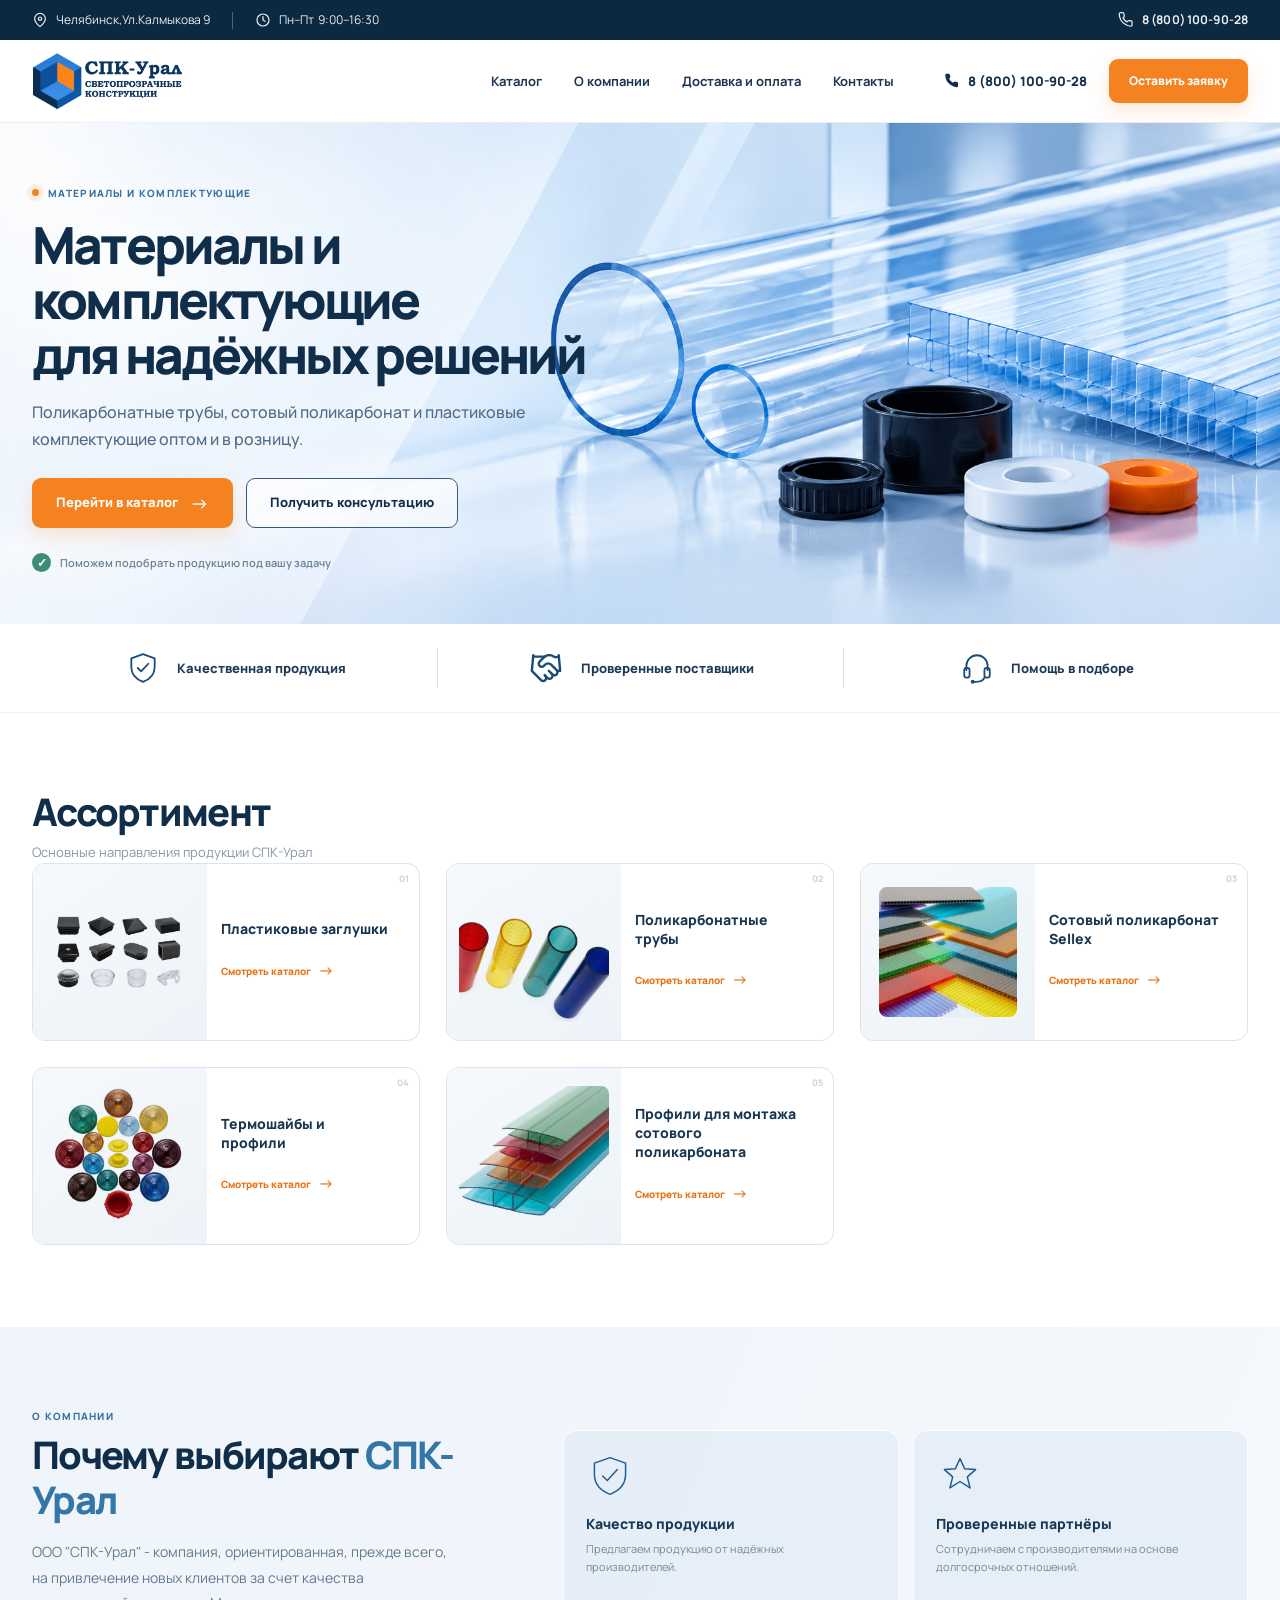
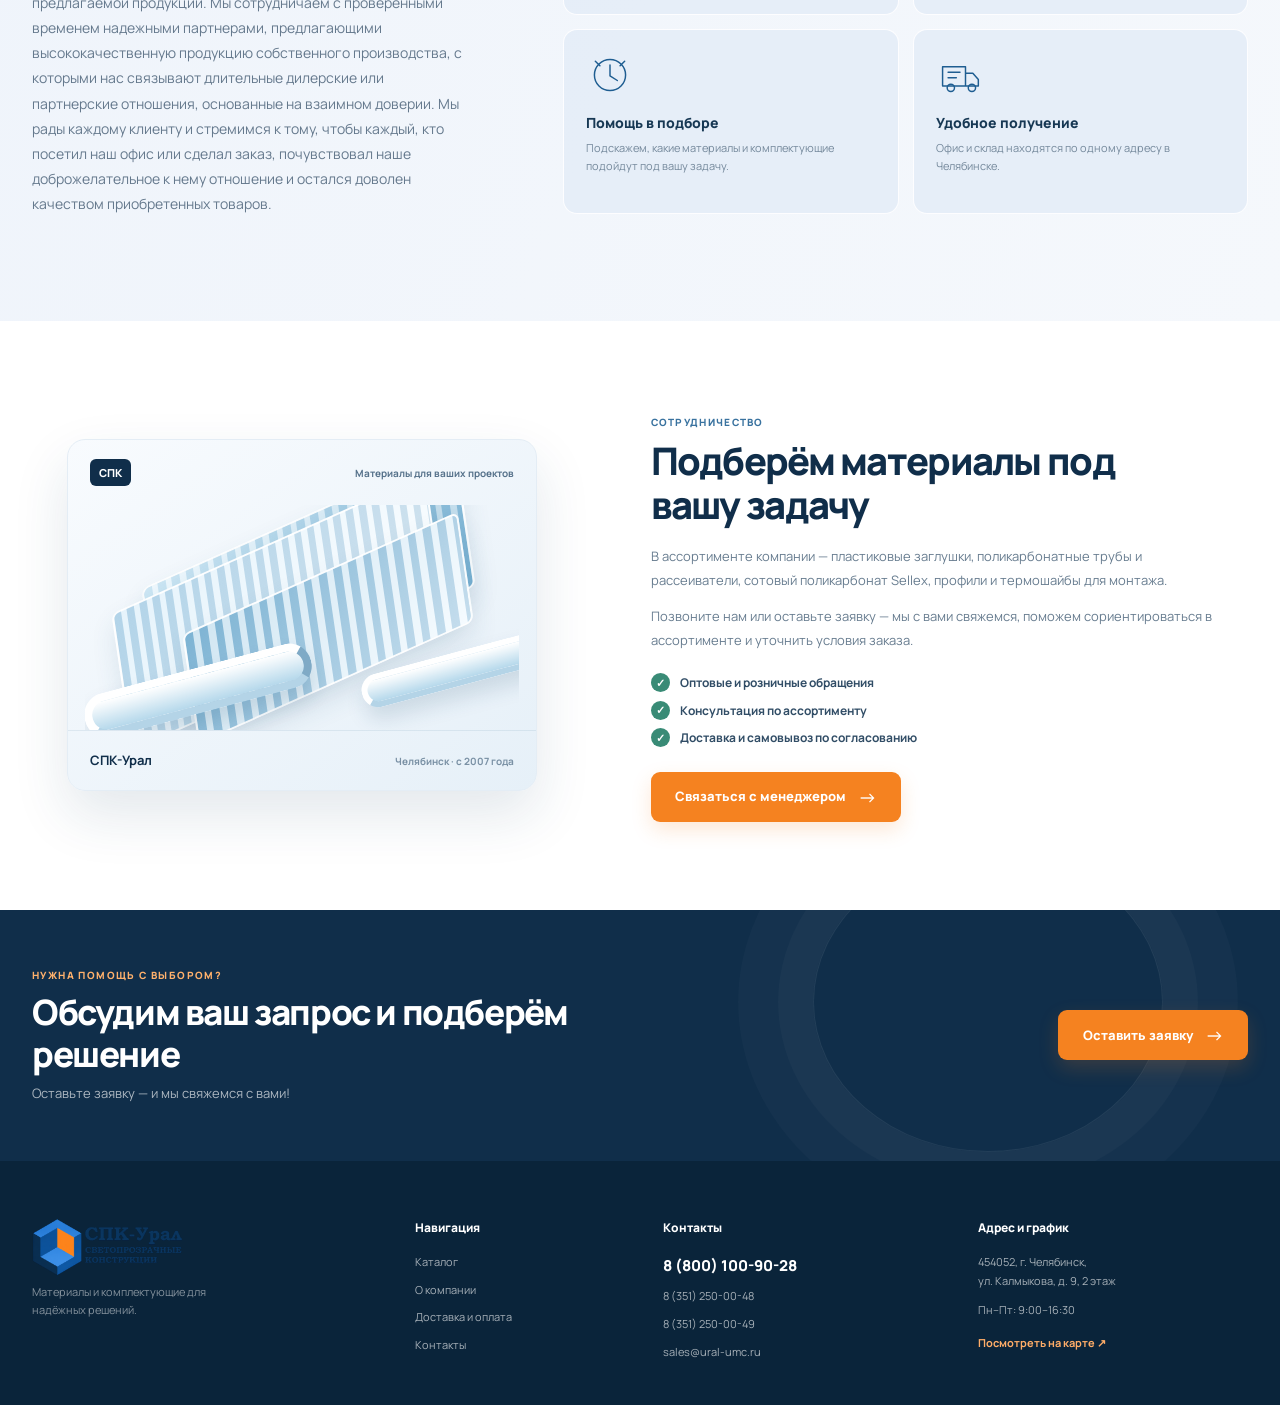
<file: index.html>
<!doctype html>
<html lang="ru">
<head>
  <meta charset="utf-8">
  <meta name="viewport" content="width=device-width, initial-scale=1">
  <meta name="description" content="ООО «СПК-Урал» — пластиковые заглушки, поликарбонатные трубы, сотовый поликарбонат Sellex и комплектующие в Челябинске.">
  <meta name="theme-color" content="#102e4a">
  <title>СПК-Урал — материалы и комплектующие для надёжных решений</title>
  <link rel="preconnect" href="https://fonts.googleapis.com">
  <link rel="preconnect" href="https://fonts.gstatic.com" crossorigin>
  <link href="https://fonts.googleapis.com/css2?family=Manrope:wght@400;500;600;700;800&display=swap" rel="stylesheet">
  <link rel="stylesheet" href="assets/css/styles.css">
</head>
<body>
  <div class="topbar">
    <div class="container topbar__inner">
      <div class="topbar__meta">
        <span class="topbar__item"><svg viewBox="0 0 24 24" aria-hidden="true"><path d="M20 10c0 5-8 12-8 12S4 15 4 10a8 8 0 1 1 16 0Z"/><circle cx="12" cy="10" r="2.5"/></svg>Челябинск,Ул.Калмыкова 9</span>
        <span class="topbar__divider"></span>
        <span class="topbar__item"><svg viewBox="0 0 24 24" aria-hidden="true"><circle cx="12" cy="12" r="9"/><path d="M12 7v5l3 2"/></svg>Пн–Пт&nbsp; 9:00–16:30</span>
      </div>
      <a class="topbar__phone" href="tel:88001009028"><svg viewBox="0 0 24 24" aria-hidden="true"><path d="M21 16.4v3a2 2 0 0 1-2.2 2A19.8 19.8 0 0 1 10.2 18a19.5 19.5 0 0 1-6-6A19.8 19.8 0 0 1 1.9 3.2 2 2 0 0 1 3.9 1h3a2 2 0 0 1 2 1.7l.5 3a2 2 0 0 1-.6 1.8L7.5 8.8a16 16 0 0 0 6 6l1.3-1.3a2 2 0 0 1 1.8-.6l3 .5a2 2 0 0 1 1.4 3Z"/></svg>8 (800) 100-90-28</a>
    </div>
  </div>

  <header class="site-header" id="top">
    <div class="container header__inner">
      <a class="brand" href="#top" aria-label="СПК-Урал — на главную">
        <div class="logo">
        <img src="assets/img/name_new2.png" alt="logo">
      </div>
      </a>

      <button class="menu-toggle" type="button" aria-label="Открыть меню" aria-expanded="false" aria-controls="main-nav"><span></span><span></span><span></span></button>

      <nav class="main-nav" id="main-nav" aria-label="Основная навигация">
        <a href="#catalog">Каталог</a>
        <a href="#about">О компании </a>
        <a href="#delivery">Доставка и оплата</a>
        <a href="#contacts">Контакты</a>
      </nav>

      <div class="header__actions">
        <a class="header__phone" href="tel:88001009028"><svg viewBox="0 0 24 24" aria-hidden="true"><path d="M21 16.4v3a2 2 0 0 1-2.2 2A19.8 19.8 0 0 1 10.2 18a19.5 19.5 0 0 1-6-6A19.8 19.8 0 0 1 1.9 3.2 2 2 0 0 1 3.9 1h3a2 2 0 0 1 2 1.7l.5 3a2 2 0 0 1-.6 1.8L7.5 8.8a16 16 0 0 0 6 6l1.3-1.3a2 2 0 0 1 1.8-.6l3 .5a2 2 0 0 1 1.4 3Z"/></svg>8 (800) 100-90-28</a>
        <button class="button button--orange button--header" type="button" data-open-modal>Оставить заявку</button>
      </div>
    </div>
  </header>

  <main>
    <section class="hero">
      <div class="hero__shape hero__shape--one"></div>
      <div class="hero__shape hero__shape--two"></div>
      <div class="container hero__inner">
        <div class="hero__content">
          <div class="eyebrow"><span class="eyebrow__dot"></span>Материалы и комплектующие</div>
          <h1>Материалы и комплектующие <span>для надёжных решений</span></h1>
          <p class="hero__lead">Поликарбонатные трубы, сотовый поликарбонат и пластиковые комплектующие оптом и в розницу.</p>
          <div class="hero__buttons">
            <a class="button button--orange" href="#catalog">Перейти в каталог <span class="button__arrow">→</span></a>
            <button class="button button--outline" type="button" data-open-modal>Получить консультацию</button>
          </div>
          <div class="hero__note"><span class="hero__note-icon">✓</span>Поможем подобрать продукцию под вашу задачу</div>
        </div>
        <div class="hero__visual" aria-label="Поликарбонатные трубы и комплектующие">
          
        </div>
      </div>
    </section>

    <section class="trust-strip" aria-label="Преимущества работы с нами">
      <div class="container trust-strip__inner">
        <div class="trust-item"><span class="trust-item__icon"><svg viewBox="0 0 32 32" aria-hidden="true"><path d="m16 3 11 4v8c0 7-4.5 11.5-11 14-6.5-2.5-11-7-11-14V7l11-4Z"/><path d="m11 16 3.2 3.2L21 12"/></svg></span><span>Качественная продукция</span></div>
        <div class="trust-item">
    <span class="trust-item__icon">
        <svg
            xmlns="http://www.w3.org/2000/svg"
            width="36"
            height="36"
            viewBox="0 0 24 24"
            fill="none"
            stroke="currentColor"
            stroke-width="1.8"
            stroke-linecap="round"
            stroke-linejoin="round"
            aria-hidden="true">

            <path d="m11 17 2 2a1 1 0 1 0 3-3"/>
            <path d="m14 14 2.5 2.5a1 1 0 1 0 3-3l-3.88-3.88a3 3 0 0 0-4.24 0l-.88.88a1 1 0 1 1-3-3l2.81-2.81a5.79 5.79 0 0 1 7.06-.87l.47.28a2 2 0 0 0 1.42.25L21 4"/>
            <path d="m21 3 1 11h-2"/>
            <path d="M3 3 2 14l6.5 6.5a1 1 0 1 0 3-3"/>
            <path d="M3 4h8"/>

        </svg>
    </span>

    <span>Проверенные поставщики</span>
</div>
        <div class="trust-item"><span class="trust-item__icon"><svg viewBox="0 0 32 32" aria-hidden="true"><path d="M6 18v-4a10 10 0 0 1 20 0v4"/><rect x="4" y="16" width="5" height="9" rx="2"/><rect x="23" y="16" width="5" height="9" rx="2"/><path d="M23 25c-1 3-4 4-8 4h-2"/><circle cx="12" cy="29" r="1"/></svg></span><span>Помощь в подборе</span></div>
      </div>
    </section>

    <section class="section catalog-section" id="catalog">
      <div class="container">
        <div class="section-heading">
          <div><h2>Ассортимент</h2><p>Основные направления продукции СПК-Урал</p></div>
         
        </div>
        <div class="category-grid">
          <a class="category-card" href="zaglushki-dlya-trub.html" target="_blank" rel="noopener">
            <div class="category-card__media category-card__media--caps"><img src="assets/img/4.jpg" alt="Ассортимент пластиковых заглушек" loading="lazy"></div>
            <div class="category-card__body"><h3>Пластиковые заглушки</h3><span class="category-card__link">Смотреть каталог <b>→</b></span></div><span class="category-card__corner">01</span>
          </a>
          <a class="category-card" href="assets/img/5.jpg" target="_blank" rel="noopener">
            <div class="category-card__media category-card__media--tubes"><img src="assets/img/5.jpg" alt="Поликарбонатные трубы разных цветов" loading="lazy"></div>
            <div class="category-card__body"><h3>Поликарбонатные трубы</h3><span class="category-card__link">Смотреть каталог <b>→</b></span></div><span class="category-card__corner">02</span>
          </a>
          <a class="category-card" href="https://ural-umc.ru/sotovyi_policarbonat" target="_blank" rel="noopener">
            <div class="category-card__media category-card__media--sheets"><img src="assets/img/2.jpg" alt="Цветные листы сотового поликарбоната" loading="lazy"></div>
            <div class="category-card__body"><h3>Сотовый поликарбонат Sellex</h3><span class="category-card__link">Смотреть каталог <b>→</b></span></div><span class="category-card__corner">03</span>
          </a>
          <a class="category-card" href="https://ural-umc.ru/termoshayby-dlya-polikarbonata" target="_blank" rel="noopener">
            <div class="category-card__media category-card__media--washers"><img src="assets/img/3.jpg" alt="Термошайбы для крепления поликарбоната" loading="lazy"></div>
            <div class="category-card__body"><h3>Термошайбы и профили</h3><span class="category-card__link">Смотреть каталог <b>→</b></span></div><span class="category-card__corner">04</span>
          </a>
           <a class="category-card" href="https://ural-umc.ru/profili-dlya-montazha-polikarbonata" target="_blank" rel="noopener">
            <div class="category-card__media category-card__media--washers"><img src="assets/img/1.jpg" alt="Профили для монтажа сотового поликарбоната" loading="lazy"></div>
            <div class="category-card__body"><h3>Профили для монтажа сотового поликарбоната</h3><span class="category-card__link">Смотреть каталог <b>→</b></span></div><span class="category-card__corner">05</span>
          </a>
        </div>
      </div>
    </section>

    <section class="why-section" id="about">
      <div class="container why-section__inner">
        <div class="why-intro"><span class="section-kicker">О компании</span><h2>Почему выбирают <span>СПК-Урал</span></h2><p>ООО "СПК-Урал" - компания, ориентированная, прежде всего, на привлечение новых клиентов за счет качества предлагаемой продукции.

Мы сотрудничаем с проверенными временем надежными партнерами, предлагающими высококачественную продукцию собственного производства, с которыми нас связывают длительные дилерские или партнерские отношения, основанные на взаимном доверии.

Мы рады каждому клиенту и стремимся к тому, чтобы каждый, кто посетил наш офис или сделал заказ, почувствовал наше доброжелательное к нему отношение и остался доволен качеством приобретенных товаров.</p> </span></a></div>
        <div class="benefit-grid">
          <article class="benefit-card"><span class="benefit-card__icon"><svg viewBox="0 0 48 48" aria-hidden="true"><path d="m24 4 17 6v12c0 11-7 18-17 22C14 40 7 33 7 22V10l17-6Z"/><path d="m16 24 5 5 11-12"/></svg></span><h3>Качество продукции</h3><p>Предлагаем продукцию от надёжных производителей.</p></article>
          <article class="benefit-card"><span class="benefit-card__icon"><svg viewBox="0 0 48 48" aria-hidden="true"><path d="m24 5 5 11 12 1-9 8 3 12-11-7-11 7 3-12-9-8 12-1 5-11Z"/></svg></span><h3>Проверенные партнёры</h3><p>Сотрудничаем с производителями на основе долгосрочных отношений.</p></article>
          <article class="benefit-card"><span class="benefit-card__icon"><svg viewBox="0 0 48 48" aria-hidden="true"><circle cx="24" cy="24" r="17"/><path d="M24 13v12l8 5M8 9l5 5M40 9l-5 5"/></svg></span><h3>Помощь в подборе</h3><p>Подскажем, какие материалы и комплектующие подойдут под вашу задачу.</p></article>
          <article class="benefit-card"><span class="benefit-card__icon"><svg viewBox="0 0 48 48" aria-hidden="true"><path d="M5 15h25v21H5zM30 22h8l6 7v7H30z"/><circle cx="14" cy="38" r="4"/><circle cx="37" cy="38" r="4"/><path d="M11 21h13M11 27h9"/></svg></span><h3>Удобное получение</h3><p>Офис и склад находятся по одному адресу в Челябинске.</p></article>
        </div>
      </div>
    </section>

    <section class="section about-section" id="delivery">
      <div class="container about-section__inner">
        <div class="about-section__visual">
          <div class="about-photo-card"><div class="about-photo-card__top"><span class="mini-mark">СПК</span><span>Материалы для ваших проектов</span></div><div class="about-photo-card__art"><div class="sheet sheet--back"></div><div class="sheet sheet--middle"></div><div class="sheet sheet--front"></div><div class="pipe pipe--one"></div><div class="pipe pipe--two"></div></div><div class="about-photo-card__bottom"><b>СПК-Урал</b><span>Челябинск · с 2007 года</span></div></div>
        </div>
        <div class="about-section__content"><span class="section-kicker">Сотрудничество</span><h2>Подберём материалы под вашу задачу</h2><p>В ассортименте компании — пластиковые заглушки, поликарбонатные трубы и рассеиватели, сотовый поликарбонат Sellex, профили и термошайбы для монтажа.</p><p>Позвоните нам или оставьте заявку — мы с вами свяжемся, поможем сориентироваться в ассортименте и уточнить условия заказа.</p><div class="about-points"><span><i>✓</i> Оптовые и розничные обращения</span><span><i>✓</i> Консультация по ассортименту</span><span><i>✓</i> Доставка и самовывоз по согласованию</span></div><button class="button button--orange" type="button" data-open-modal>Связаться с менеджером <span class="button__arrow">→</span></button></div>
      </div>
    </section>

    <section class="contact-cta">
      <div class="container contact-cta__inner"><div><span class="contact-cta__eyebrow">Нужна помощь с выбором?</span><h2>Обсудим ваш запрос и подберём решение</h2><p>Оставьте заявку — и мы свяжемся с вами!</p></div><button class="button button--orange button--cta" type="button" data-open-modal>Оставить заявку <span class="button__arrow">→</span></button><span class="contact-cta__decor"></span></div>
    </section>
  </main>

  <footer class="footer" id="contacts">
    <div class="container footer__main">
      <div class="footer__brand-col"><a class="brand brand--footer" href="#top"><span class="brand__mark" aria-hidden="true">
         <div class="logo1">
        <img src="assets/img/name_new2.png" alt="logo1">
      </div>
      </span></a><p>Материалы и комплектующие для надёжных решений.</p></div>
      <div class="footer__col"><h3>Навигация</h3><a href="#catalog">Каталог</a><a href="#about">О компании</a><a href="#delivery">Доставка и оплата</a><a href="#contacts">Контакты</a></div>
      <div class="footer__col"><h3>Контакты</h3><a class="footer__phone" href="tel:88001009028">8 (800) 100-90-28</a><a href="tel:+73512500048">8 (351) 250-00-48</a><a href="tel:+73512500049">8 (351) 250-00-49</a><a href="mailto:sales@ural-umc.ru">sales@ural-umc.ru</a></div>
      <div class="footer__col footer__address"><h3>Адрес и график</h3><p>454052, г. Челябинск,<br>ул. Калмыкова, д. 9, 2 этаж</p><p>Пн–Пт: 9:00–16:30</p><a class="footer__map" href="https://yandex.ru/maps/?text=Челябинск%20ул.%20Калмыкова%209" target="_blank" rel="noopener">Посмотреть на карте ↗</a></div>
    </div>
  </footer>

  <div class="modal" id="request-modal" aria-hidden="true" role="dialog" aria-modal="true" aria-labelledby="modal-title">
    <div class="modal__backdrop" data-close-modal></div>
    <div class="modal__dialog">
      <button class="modal__close" type="button" aria-label="Закрыть окно" data-close-modal>×</button>
      <span class="section-kicker">Связаться с нами</span>
      <h2 id="modal-title">Оставить заявку</h2>
      <p class="modal__description">Заполните форму — почтовая программа откроется с подготовленным письмом для отдела продаж.</p>
      <form id="request-form">
        <label>Ваше имя<input type="text" name="name" placeholder="Как к вам обращаться" required></label>
        <label>Телефон<input type="tel" name="phone" placeholder="+7 (___) ___-__-__" required></label>
        <label>Что вас интересует?<textarea name="message" rows="3" placeholder="Например, сотовый поликарбонат 6 мм"></textarea></label>
        <button class="button button--orange button--form" type="submit">Подготовить письмо <span>→</span></button>
        <p class="form-note">Нажимая кнопку, вы открываете почтовое приложение. Форма пока не подключена к CRM или серверу.</p>
      </form>
    </div>
  </div>
  <div class="toast" id="toast" role="status" aria-live="polite"></div>

  <script src="assets/js/main.js"></script>
</body>
</html>
</file>
<file: assets/css/styles.css>
:root {
  --navy: #102e4a;
  --navy-2: #173d61;
  --ink: #142f49;
  --muted: #687e93;
  --orange: #f58220;
  --orange-dark: #e97111;
  --blue: #2d78b7;
  --line: #dce5ed;
  --surface: #ffffff;
  --soft: #f4f7fb;
  --soft-blue: #eaf2fa;
  --radius: 16px;
  --shadow: 0 18px 55px rgba(16, 46, 74, .09);
}

.logo {
  width: 150px;
}




* {
  box-sizing: border-box;
}

html {
  scroll-behavior: smooth;
  scroll-padding-top: 100px;
}

body {
  margin: 0;
  color: var(--ink);
  background: #fff;
  font-family: "Manrope", "Segoe UI", Arial, sans-serif;
  font-size: 15px;
  line-height: 1.6;
  -webkit-font-smoothing: antialiased;
}

body.modal-open {
  overflow: hidden;
}

a {
  color: inherit;
  text-decoration: none;
}

button,
input,
textarea {
  font: inherit;
}

button {
  cursor: pointer;
}

img {
  display: block;
  max-width: 150px;
}

.container {
  width: min(1260px, calc(100% - 64px));
  margin-inline: auto;
}

.topbar {
  height: 40px;
  color: rgba(255, 255, 255, .92);
  background: #0c2942;
  font-size: 12px;
}

.topbar__inner,
.topbar__meta,
.topbar__item,
.topbar__phone {
  display: flex;
  align-items: center;
}

.topbar__inner {
  height: 100%;
  justify-content: space-between;
}

.topbar__meta {
  gap: 22px;
}

.topbar__item {
  gap: 8px;
}

.topbar__item svg,
.topbar__phone svg {
  width: 16px;
  height: 16px;
  fill: none;
  stroke: currentColor;
  stroke-width: 1.8;
  stroke-linecap: round;
  stroke-linejoin: round;
}

.topbar__divider {
  width: 1px;
  height: 17px;
  background: rgba(255, 255, 255, .28);
}

.topbar__phone {
  gap: 8px;
  font-weight: 700;
  letter-spacing: .01em;
}

.topbar__phone:hover {
  color: #ffc18a;
}

.site-header {
  position: sticky;
  z-index: 50;
  top: 0;
  background: rgba(255, 255, 255, .96);
  border-bottom: 1px solid rgba(16, 46, 74, .08);
  backdrop-filter: blur(16px);
}

.header__inner {
  min-height: 82px;
  display: flex;
  align-items: center;
  gap: 38px;
}

.brand {
  display: inline-flex;
  align-items: center;
  gap: 10px;
  flex: 0 0 auto;
}

.brand__mark {
  width: 48px;
  height: 42px;
  display: inline-flex;
}

.brand__mark svg {
  width: 100%;
  height: 100%;
}

.brand__name {
  color: var(--navy);
  font-size: 26px;
  line-height: 1;
  font-weight: 800;
  letter-spacing: -.055em;
  white-space: nowrap;
}

.brand__name span {
  margin-left: 5px;
  font-weight: 700;
}

.main-nav {
  display: flex;
  align-items: center;
  justify-content: center;
  gap: clamp(18px, 2.5vw, 36px);
  margin-left: auto;
}

.main-nav a {
  position: relative;
  padding: 10px 0;
  color: #1c3550;
  font-size: 13px;
  font-weight: 700;
  white-space: nowrap;
  transition: color .2s ease;
}

.main-nav a:hover {
  color: var(--orange-dark);
}

.nav-chevron {
  margin-left: 3px;
  color: #8292a2;
  font-size: 16px;
}

.header__actions {
  display: flex;
  align-items: center;
  gap: 22px;
  margin-left: 12px;
}

.header__phone {
  display: flex;
  align-items: center;
  gap: 8px;
  font-size: 13px;
  font-weight: 800;
  white-space: nowrap;
}

.header__phone svg {
  width: 16px;
  height: 16px;
  fill: var(--navy);
}

.menu-toggle {
  display: none;
}

.button {
  min-height: 50px;
  display: inline-flex;
  align-items: center;
  justify-content: center;
  gap: 12px;
  padding: 0 23px;
  border: 1px solid transparent;
  border-radius: 9px;
  font-size: 13px;
  font-weight: 800;
  line-height: 1.2;
  text-align: center;
  transition: transform .2s ease, background .2s ease, border-color .2s ease, box-shadow .2s ease;
}

.button:hover {
  transform: translateY(-2px);
}

.button:focus-visible,
a:focus-visible,
button:focus-visible,
input:focus-visible,
textarea:focus-visible {
  outline: 3px solid rgba(45, 120, 183, .35);
  outline-offset: 3px;
}

.button--orange {
  color: #fff;
  background: var(--orange);
  box-shadow: 0 8px 20px rgba(245, 130, 32, .18);
}

.button--orange:hover {
  background: var(--orange-dark);
  box-shadow: 0 12px 24px rgba(245, 130, 32, .24);
}

.button--outline {
  color: var(--navy);
  border-color: #345b7c;
  background: rgba(255, 255, 255, .6);
}

.button--outline:hover {
  background: #fff;
  border-color: var(--orange);
}

.button--header {
  min-height: 44px;
  padding-inline: 19px;
  font-size: 12px;
}

.button__arrow {
  font-size: 19px;
  font-weight: 500;
  line-height: 0;
}

.button--light {
  color: #fff;
  border-color: rgba(255, 255, 255, .46);
  background: rgba(255, 255, 255, .08);
}

.button--light:hover {
  color: var(--navy);
  background: #fff;
}

.hero {
 
    width: 100%;
    max-width: 100%;
    position: center;
    overflow: hidden;

    background-image: url("../img/fon.png");
    background-size: cover;
    background-position: center right;
    background-repeat: no-repeat;
}
.hero__art {
    z-index: 1;
    width: 100%;
    max-width: 1900px;
    height: auto;

    filter: drop-shadow(0 25px 28px rgba(25, 65, 94, .13));

    transform: translateY(-20px);
    opacity: 0.3;
}



.hero::before {
  position: absolute;
  z-index: -1;
  inset: 0;
  content: "";
  background: linear-gradient(118deg, rgba(255, 255, 255, .65) 0 43%, transparent 43.1% 100%);
}

.hero__shape {
  position: absolute;
  z-index: -1;
  pointer-events: none;
  transform: skewX(-27deg);
}

.hero__shape--one {
  top: -140px;
  left: 45%;
  width: 190px;
  height: 760px;
  background: rgba(255, 255, 255, .3);
}

.hero__shape--two {
  top: -80px;
  right: 10%;
  width: 2px;
  height: 680px;
  background: rgba(255, 255, 255, .7);
}

.hero__inner {
  min-height: 478px;
  display: grid;
  grid-template-columns: minmax(0, .95fr) minmax(0, 1.05fr);
  align-items: center;
  gap: 15px;
}

.hero__content {
  position: relative;
  z-index: 2;
  padding: 56px 0 52px;
}

.eyebrow,
.section-kicker {
  display: inline-flex;
  align-items: center;
  gap: 9px;
  color: #39729f;
  font-size: 10px;
  font-weight: 800;
  letter-spacing: .13em;
  line-height: 1.4;
  text-transform: uppercase;
}

.eyebrow {
  margin-bottom: 17px;
}

.eyebrow__dot {
  width: 7px;
  height: 7px;
  border-radius: 50%;
  background: var(--orange);
  box-shadow: 0 0 0 5px rgba(245, 130, 32, .12);
}

h1,
h2,
h3,
p {
  margin-top: 0;
}

.hero h1 {
  max-width: 610px;
  margin-bottom: 17px;
  color: #102e4a;
  font-size: clamp(38px, 4vw, 57px);
  font-weight: 800;
  letter-spacing: -.055em;
  line-height: 1.08;
}

.hero h1 span {
  display: block;
}

.hero__lead {
  max-width: 495px;
  margin-bottom: 26px;
  color: #536b82;
  font-size: 16px;
  font-weight: 500;
  line-height: 1.65;
}

.hero__buttons {
  display: flex;
  flex-wrap: wrap;
  gap: 13px;
}

.hero__note {
  display: flex;
  align-items: center;
  gap: 9px;
  margin-top: 25px;
  color: #6d8193;
  font-size: 11px;
  font-weight: 600;
}

.hero__note-icon {
  width: 19px;
  height: 19px;
  display: grid;
  place-items: center;
  border-radius: 50%;
  color: #fff;
  background: #3d8d75;
  font-size: 12px;
}

.hero__visual {
  position: relative;
  align-self: stretch;
  min-height: 455px;
  display: flex;
  align-items: center;
  justify-content: center;
}

.hero__visual-glow {
  position: absolute;
  width: 72%;
  height: 72%;
  border-radius: 50%;
  background: rgba(255, 255, 255, .72);
  filter: blur(40px);
}

.hero__visual-grid {
  position: absolute;
  inset: 13% 0 8% 4%;
  opacity: .3;
  background-image: linear-gradient(rgba(47, 107, 151, .11) 1px, transparent 1px), linear-gradient(90deg, rgba(47, 107, 151, .11) 1px, transparent 1px);
  background-size: 32px 32px;
  mask-image: radial-gradient(ellipse, #000 10%, transparent 72%);
}


@media (max-width: 768px) {
    .hero {
        background-position: center;
        background-size: cover;
    }

    .hero__art {
        width: 100%;
        max-width: 100%;
        transform: none;
    }
}
.visual-tag {
  position: absolute;
  z-index: 3;
  display: flex;
  align-items: center;
  gap: 10px;
  padding: 11px 15px;
  border: 1px solid rgba(255, 255, 255, .86);
  border-radius: 12px;
  background: rgba(255, 255, 255, .85);
  box-shadow: 0 12px 35px rgba(22, 61, 91, .1);
  backdrop-filter: blur(10px);
}

.visual-tag--top {
  top: 17%;
  right: 7%;
}

.visual-tag--bottom {
  bottom: 15%;
  left: 5%;
}

.visual-tag__icon {
  width: 32px;
  height: 32px;
  display: grid;
  place-items: center;
  border-radius: 9px;
  color: #236b9e;
  background: #e9f3fb;
  font-size: 21px;
}

.visual-tag__icon--orange {
  color: #d66c14;
  background: #fff0e2;
}

.visual-tag b,
.visual-tag small {
  display: block;
  white-space: nowrap;
}

.visual-tag b {
  color: var(--navy);
  font-size: 10px;
}

.visual-tag small {
  color: #8191a0;
  font-size: 9px;
}

.visual-orbit {
  position: absolute;
  z-index: 0;
  border: 1px solid rgba(53, 117, 163, .17);
  border-radius: 50%;
}

.visual-orbit--one {
  width: 400px;
  height: 400px;
}

.visual-orbit--two {
  width: 510px;
  height: 510px;
}

.trust-strip {
  border-bottom: 1px solid #edf1f5;
  background: #fff;
}

.trust-strip__inner {
  min-height: 88px;
  display: grid;
  grid-template-columns: repeat(3, 1fr);
  align-items: center;
}

.trust-item {
  min-height: 40px;
  display: flex;
  align-items: center;
  justify-content: center;
  gap: 15px;
  color: #203b57;
  font-size: 13px;
  font-weight: 800;
}

.trust-item+.trust-item {
  border-left: 1px solid #d9e2eb;
}

.trust-item__icon {
  width: 39px;
  height: 39px;
  display: grid;
  place-items: center;
  color: #1c4c75;
}

.trust-item__icon svg {
  width: 34px;
  height: 34px;
  fill: none;
  stroke: currentColor;
  stroke-width: 1.7;
  stroke-linecap: round;
  stroke-linejoin: round;
}

.section {
  padding: 76px 0 82px;
}

.eading {
  display: flex;
  align-items: end;
  justify-content: space-between;
  gap: 25px;
  margin-bottom: 27px;
}

.section-kicker {
  margin-bottom: 9px;
}

.section-heading h2,
.why-intro h2,
.about-section h2 {
  margin-bottom: 8px;
  color: var(--navy);
  font-size: clamp(28px, 3vw, 38px);
  font-weight: 800;
  letter-spacing: -.045em;
  line-height: 1.18;
}

.section-heading p {
  margin-bottom: 0;
  color: #8795a4;
  font-size: 13px;
}

.text-link {
  display: inline-flex;
  align-items: center;
  gap: 10px;
  padding-bottom: 8px;
  color: var(--orange-dark);
  font-size: 13px;
  font-weight: 800;
  white-space: nowrap;
}

.text-link span {
  font-size: 19px;
  transition: transform .2s ease;
}

.text-link:hover span {
  transform: translateX(4px);
}

.category-grid {
  display: grid;
  grid-template-columns: repeat(3, 1fr);
  gap: 26px;
}

.category-card {
  position: relative;
  min-width: 0;
  min-height: 178px;
  display: flex;
  align-items: stretch;
  overflow: hidden;
  border: 1px solid #dbe4ed;
  border-radius: 13px;
  background: #fff;
  transition: transform .25s ease, box-shadow .25s ease, border-color .25s ease;
}

.category-card:hover {
  transform: translateY(-5px);
  border-color: #b8cbdc;
  box-shadow: var(--shadow);
}

.category-card__media {
  width: 45%;
  min-width: 0;
  display: flex;
  align-items: center;
  justify-content: center;
  overflow: hidden;
  padding: 10px;
  background: linear-gradient(145deg, #f6f9fc, #edf3f8);
}

.category-card__media img {
  width: 100%;
  height: 130px;
  object-fit: contain;
  mix-blend-mode: multiply;
  transition: transform .35s ease;
}

.category-card:hover .category-card__media img {
  transform: scale(1.06);
}

.category-card__media--caps img {
  object-fit: contain;
}

.category-card__media--tubes img {
  height: 140px;
  object-fit: cover;
  border-radius: 8px;
}

.category-card__media--sheets img {
  width: 90%;
  height: 130px;
  object-fit: cover;
  border-radius: 8px;
}

.category-card__media--washers img {
  height: 140px;
  object-fit: cover;
  border-radius: 8px;
}

.category-card__body {
  flex: 1;
  display: flex;
  flex-direction: column;
  justify-content: center;
  align-items: flex-start;
  gap: 19px;
  padding: 17px 14px;
}

.category-card h3 {
  max-width: 170px;
  margin: 0;
  color: #183650;
  font-size: 14px;
  font-weight: 800;
  line-height: 1.35;
}

.category-card__link {
  display: inline-flex;
  align-items: center;
  gap: 7px;
  color: var(--orange-dark);
  font-size: 10px;
  font-weight: 800;
  white-space: nowrap;
}

.category-card__link b {
  font-size: 16px;
  font-weight: 500;
  transition: transform .2s ease;
}

.category-card:hover .category-card__link b {
  transform: translateX(4px);
}

.category-card__corner {
  position: absolute;
  top: 8px;
  right: 10px;
  color: rgba(20, 47, 73, .2);
  font-size: 9px;
  font-weight: 800;
}

.why-section {
  padding: 76px 0 80px;
  background: linear-gradient(112deg, #eff4fb 0%, #f5f8fc 100%);
}

.why-section__inner {
  display: grid;
  grid-template-columns: .82fr 1.18fr;
  align-items: center;
  gap: 55px;
}

.why-intro h2 {
  max-width: 430px;
  margin-bottom: 18px;
}

.why-intro h2 span {
  color: #3476a7;
}

.why-intro p {
  max-width: 430px;
  margin-bottom: 24px;
  color: #65798d;
  font-size: 14px;
  line-height: 1.8;
}

.benefit-grid {
  display: grid;
  grid-template-columns: repeat(2, 1fr);
  gap: 14px;
}

.benefit-card {
  min-height: 185px;
  padding: 21px 22px;
  border: 1px solid rgba(255, 255, 255, .88);
  border-radius: 14px;
  background: rgba(225, 235, 247, .72);
  transition: transform .2s ease, background .2s ease;
}

.benefit-card:hover {
  transform: translateY(-4px);
  background: #fff;
}

.benefit-card__icon {
  width: 48px;
  height: 48px;
  display: grid;
  place-items: center;
  margin-bottom: 13px;
  color: #1e5d91;
}

.benefit-card__icon svg {
  width: 44px;
  height: 44px;
  fill: none;
  stroke: currentColor;
  stroke-width: 1.6;
  stroke-linecap: round;
  stroke-linejoin: round;
}

.benefit-card h3 {
  margin-bottom: 5px;
  color: #173854;
  font-size: 14px;
  font-weight: 800;
}

.benefit-card p {
  margin-bottom: 0;
  color: #74889b;
  font-size: 11px;
  line-height: 1.65;
}

.about-section {
  padding-top: 88px;
  padding-bottom: 88px;
}

.about-section__inner {
  display: grid;
  grid-template-columns: .95fr 1.05fr;
  align-items: center;
  gap: 78px;
}

.about-section__visual {
  position: relative;
  min-height: 390px;
  display: grid;
  place-items: center;
}

.about-section__visual::before {
  position: absolute;
  width: 82%;
  height: 82%;
  border-radius: 50%;
  background: #eff5fa;
  content: "";
}

.about-photo-card {
  position: relative;
  z-index: 1;
  width: min(100%, 470px);
  min-height: 320px;
  overflow: hidden;
  border: 1px solid #e4edf5;
  border-radius: 18px;
  background: linear-gradient(145deg, #f8fbfe, #e6f0f8);
  box-shadow: 0 24px 55px rgba(25, 67, 98, .12);
}

.about-photo-card__top,
.about-photo-card__bottom {
  position: relative;
  z-index: 2;
  display: flex;
  align-items: center;
  justify-content: space-between;
  padding: 19px 22px;
  color: #55718a;
  font-size: 10px;
  font-weight: 700;
}

.mini-mark {
  display: inline-grid;
  place-items: center;
  width: 41px;
  height: 27px;
  border-radius: 6px;
  color: #fff;
  background: var(--navy);
  font-size: 11px;
  font-weight: 800;
}

.about-photo-card__art {
  position: relative;
  height: 225px;
  margin: 0 17px;
  overflow: hidden;
}

.sheet {
  position: absolute;
  width: 73%;
  height: 145px;
  border: 2px solid rgba(255, 255, 255, .95);
  border-radius: 7px;
  transform: skewY(-17deg) rotate(-8deg);
  box-shadow: 0 14px 25px rgba(41, 91, 126, .12);
}

.sheet--back {
  top: 10px;
  left: 15%;
  background: repeating-linear-gradient(90deg, rgba(60, 139, 185, .12) 0 8px, rgba(255, 255, 255, .45) 8px 14px), linear-gradient(135deg, #e1f3fc, #7fb5d5);
}

.sheet--middle {
  top: 35px;
  left: 8%;
  background: repeating-linear-gradient(90deg, rgba(59, 123, 167, .18) 0 7px, rgba(255, 255, 255, .5) 7px 13px), linear-gradient(135deg, #cce7f7, #f7fcff);
}

.sheet--front {
  top: 65px;
  left: 24%;
  width: 64%;
  height: 116px;
  background: repeating-linear-gradient(90deg, rgba(42, 111, 157, .18) 0 8px, rgba(255, 255, 255, .58) 8px 15px), linear-gradient(135deg, #8fc2df, #e8f6ff);
}

.pipe {
  position: absolute;
  z-index: 2;
  width: 54%;
  height: 45px;
  border: 8px solid #fff;
  border-right-color: #7faac6;
  border-bottom-color: #b4d4e7;
  border-radius: 40px;
  background: linear-gradient(180deg, #fff, #b5d8eb);
  box-shadow: 0 12px 20px rgba(30, 74, 108, .15);
  transform: rotate(-15deg);
}

.pipe--one {
  bottom: 17px;
  left: -1%;
}

.pipe--two {
  bottom: 42px;
  right: -5%;
  width: 42%;
  height: 34px;
  border-width: 6px;
}

.about-photo-card__bottom {
  border-top: 1px solid rgba(74, 122, 158, .12);
  color: #7990a4;
}

.about-photo-card__bottom b {
  color: var(--navy);
  font-size: 13px;
}

.about-section__content h2 {
  max-width: 540px;
  margin-bottom: 17px;
}

.about-section__content p {
  max-width: 570px;
  margin-bottom: 12px;
  color: #687d90;
  font-size: 13px;
  line-height: 1.85;
}

.about-points {
  display: grid;
  gap: 8px;
  margin: 21px 0 25px;
}

.about-points span {
  display: flex;
  align-items: center;
  gap: 10px;
  color: #314d66;
  font-size: 12px;
  font-weight: 700;
}

.about-points i {
  width: 19px;
  height: 19px;
  display: grid;
  place-items: center;
  border-radius: 50%;
  color: #fff;
  background: #398b76;
  font-size: 11px;
  font-style: normal;
}

.contact-cta {
  padding: 57px 0;
  overflow: hidden;
  color: #fff;
  background: #102e4a;
}

.contact-cta__inner {
  position: relative;
  display: flex;
  align-items: center;
  justify-content: space-between;
  gap: 30px;
}

.contact-cta__eyebrow {
  display: block;
  margin-bottom: 8px;
  color: #ffb16c;
  font-size: 10px;
  font-weight: 800;
  letter-spacing: .14em;
  text-transform: uppercase;
}

.contact-cta h2 {
  position: relative;
  z-index: 1;
  max-width: 670px;
  margin-bottom: 8px;
  font-size: clamp(25px, 3vw, 35px);
  font-weight: 800;
  letter-spacing: -.04em;
  line-height: 1.2;
}

.contact-cta p {
  margin-bottom: 0;
  color: rgba(255, 255, 255, .65);
  font-size: 13px;
}

.button--cta {
  position: relative;
  z-index: 2;
  min-width: 190px;
}

.contact-cta__decor {
  position: absolute;
  top: -115px;
  right: 7%;
  width: 350px;
  height: 300px;
  border: 1px solid rgba(255, 255, 255, .08);
  border-radius: 50%;
  box-shadow: 0 0 0 35px rgba(255, 255, 255, .025), 0 0 0 75px rgba(255, 255, 255, .018);
}

.footer {
  color: rgba(255, 255, 255, .76);
  background: #0a243a;
}

.footer__main {
  display: grid;
  grid-template-columns: 1.25fr .75fr 1fr 1fr;
  gap: 45px;
  padding-top: 57px;
  padding-bottom: 44px;
}

.brand--footer .brand__name {
  color: #fff;
}

.footer__brand-col p {
  max-width: 220px;
  margin: 16px 0 0;
  color: rgba(255, 255, 255, .5);
  font-size: 11px;
  line-height: 1.7;
}

.footer__col {
  display: flex;
  flex-direction: column;
  align-items: flex-start;
  gap: 9px;
}

.footer__col h3 {
  margin-bottom: 7px;
  color: #fff;
  font-size: 12px;
  font-weight: 800;
}

.footer__col a,
.footer__col p {
  margin: 0;
  color: rgba(255, 255, 255, .64);
  font-size: 11px;
  line-height: 1.7;
  transition: color .2s ease;
}

.footer__col a:hover {
  color: #ffb16c;
}

.footer__col .footer__phone {
  color: #fff;
  font-size: 15px;
  font-weight: 800;
}

.footer__address p+p {
  margin-top: 2px;
}

.footer__col .footer__map {
  margin-top: 5px;
  color: #ffad68;
  font-weight: 700;
}

.footer__bottom {
  min-height: 58px;
  display: flex;
  align-items: center;
  justify-content: space-between;
  gap: 18px;
  border-top: 1px solid rgba(255, 255, 255, .1);
  color: rgba(255, 255, 255, .42);
  font-size: 10px;
}

.footer__bottom a {
  color: rgba(255, 255, 255, .55);
}

.footer__bottom a:hover {
  color: #ffb16c;
}

.modal {
  position: fixed;
  z-index: 100;
  inset: 0;
  display: none;
  align-items: center;
  justify-content: center;
  padding: 22px;
}

.modal.is-open {
  display: flex;
}

.modal__backdrop {
  position: absolute;
  inset: 0;
  background: rgba(5, 22, 37, .65);
  backdrop-filter: blur(5px);
}

.modal__dialog {
  position: relative;
  z-index: 1;
  width: min(100%, 470px);
  max-height: min(90vh, 760px);
  overflow: auto;
  padding: 33px;
  border: 1px solid rgba(255, 255, 255, .8);
  border-radius: 18px;
  background: #fff;
  box-shadow: 0 30px 90px rgba(0, 0, 0, .25);
  animation: modal-in .22s ease-out;
}

@keyframes modal-in {
  from {
    opacity: 0;
    transform: translateY(14px) scale(.98);
  }

  to {
    opacity: 1;
    transform: translateY(0) scale(1);
  }
}

.modal__close {
  position: absolute;
  top: 12px;
  right: 14px;
  width: 36px;
  height: 36px;
  border: 0;
  border-radius: 50%;
  color: #668097;
  background: #f0f4f8;
  font-size: 25px;
  line-height: 1;
}

.modal__close:hover {
  color: var(--navy);
  background: #e5edf4;
}

.modal__dialog h2 {
  margin: 4px 0 8px;
  color: var(--navy);
  font-size: 29px;
  font-weight: 800;
  letter-spacing: -.04em;
}

.modal__description {
  margin-bottom: 22px;
  color: #718397;
  font-size: 12px;
  line-height: 1.7;
}

#request-form {
  display: grid;
  gap: 14px;
}

#request-form label {
  display: grid;
  gap: 6px;
  color: #29445d;
  font-size: 11px;
  font-weight: 800;
}

#request-form input,
#request-form textarea {
  width: 100%;
  padding: 12px 13px;
  border: 1px solid #dce5ed;
  border-radius: 8px;
  outline: none;
  color: var(--ink);
  background: #fbfcfe;
  font-size: 12px;
  font-weight: 500;
  resize: vertical;
  transition: border-color .2s ease, box-shadow .2s ease;
}

#request-form input:focus,
#request-form textarea:focus {
  border-color: #77a9d0;
  box-shadow: 0 0 0 3px rgba(45, 120, 183, .1);
}

#request-form input::placeholder,
#request-form textarea::placeholder {
  color: #a8b4bf;
}

.button--form {
  width: 100%;
  margin-top: 4px;
}

.form-note {
  margin: -4px 0 0;
  color: #8796a4;
  font-size: 10px;
  line-height: 1.55;
  text-align: center;
}

.toast {
  position: fixed;
  z-index: 120;
  right: 22px;
  bottom: 22px;
  max-width: min(400px, calc(100% - 44px));
  padding: 13px 17px;
  border-radius: 10px;
  color: #fff;
  background: #173d61;
  box-shadow: 0 12px 35px rgba(16, 46, 74, .2);
  font-size: 12px;
  opacity: 0;
  pointer-events: none;
  transform: translateY(10px);
  transition: opacity .2s ease, transform .2s ease;
}

.toast.is-visible {
  opacity: 1;
  transform: translateY(0);
}

@media (max-width: 1120px) {
  .container {
    width: min(100% - 48px, 1000px);
  }

  .header__inner {
    gap: 24px;
  }

  .main-nav {
    gap: 18px;
  }

  .header__actions {
    gap: 14px;
  }

  .header__phone {
    display: none;
  }

  .hero__inner {
    grid-template-columns: 1fr 1fr;
  }

  .hero h1 {
    font-size: clamp(36px, 4.8vw, 50px);
  }

  .category-grid {
    grid-template-columns: repeat(2, 1fr);
  }

  .category-card {
    min-height: 165px;
  }

  .why-section__inner {
    gap: 30px;
  }

  .about-section__inner {
    gap: 40px;
  }

  .footer__main {
    gap: 27px;
  }
}

@media (max-width: 780px) {
  html {
    scroll-padding-top: 78px;
  }

  .container {
    width: calc(100% - 36px);
  }

  .topbar {
    height: 36px;
    font-size: 10px;
  }

  .topbar__meta {
    gap: 12px;
  }

  .topbar__item {
    gap: 5px;
  }

  .topbar__item svg {
    width: 13px;
    height: 13px;
  }

  .topbar__phone {
    font-size: 10px;
  }

  .topbar__phone svg {
    width: 13px;
    height: 13px;
  }

  .header__inner {
    min-height: 72px;
    justify-content: space-between;
    gap: 12px;
  }

  .brand__mark {
    width: 42px;
    height: 37px;
  }

  .brand__name {
    font-size: 22px;
  }

  .menu-toggle {
    width: 42px;
    height: 42px;
    display: flex;
    flex-direction: column;
    align-items: center;
    justify-content: center;
    gap: 5px;
    margin-left: auto;
    border: 1px solid #dce5ed;
    border-radius: 9px;
    background: #fff;
  }

  .menu-toggle span {
    width: 18px;
    height: 2px;
    border-radius: 3px;
    background: var(--navy);
    transition: transform .2s ease, opacity .2s ease;
  }

  .menu-toggle[aria-expanded="true"] span:first-child {
    transform: translateY(7px) rotate(45deg);
  }

  .menu-toggle[aria-expanded="true"] span:nth-child(2) {
    opacity: 0;
  }

  .menu-toggle[aria-expanded="true"] span:last-child {
    transform: translateY(-7px) rotate(-45deg);
  }

  .main-nav {
    position: absolute;
    top: 100%;
    left: 0;
    right: 0;
    display: none;
    flex-direction: column;
    align-items: stretch;
    gap: 0;
    padding: 8px 18px 16px;
    border-top: 1px solid #edf1f5;
    background: #fff;
    box-shadow: 0 16px 25px rgba(16, 46, 74, .1);
  }

  .main-nav.is-open {
    display: flex;
  }

  .main-nav a {
    padding: 13px 3px;
    border-bottom: 1px solid #f0f3f6;
    font-size: 13px;
  }

  .main-nav a:last-child {
    border-bottom: 0;
  }

  .header__actions {
    margin-left: 0;
  }

  .button--header {
    min-height: 41px;
    padding-inline: 13px;
    font-size: 10px;
  }

  .hero {
    min-height: 0;
  }

  .hero__inner {
    min-height: 0;
    grid-template-columns: 1fr;
    gap: 0;
  }

  .hero__content {
    padding: 48px 0 13px;
  }

  .hero h1 {
    max-width: 620px;
    font-size: clamp(37px, 8vw, 54px);
  }

  .hero__lead {
    max-width: 560px;
    font-size: 14px;
  }

  .hero__visual {
    min-height: 325px;
    margin: -4px -18px 0;
  }

  .hero__art {
    width: min(100%, 650px);
    margin-left: 0;
  }

  .visual-orbit--one {
    width: 280px;
    height: 280px;
  }

  .visual-orbit--two {
    width: 360px;
    height: 360px;
  }

  .visual-tag--top {
    top: 8%;
    right: 8%;
  }

  .visual-tag--bottom {
    bottom: 8%;
    left: 5%;
  }

  .trust-strip__inner {
    min-height: 0;
    grid-template-columns: 1fr;
    padding-block: 10px;
  }

  .trust-item {
    min-height: 55px;
    justify-content: flex-start;
    padding-left: 8%;
    font-size: 12px;
  }

  .trust-item+.trust-item {
    border-top: 1px solid #edf1f5;
    border-left: 0;
  }

  .trust-item__icon {
    width: 32px;
    height: 32px;
  }

  .trust-item__icon svg {
    width: 29px;
    height: 29px;
  }

  .section {
    padding: 58px 0 62px;
  }

  .section-heading {
    align-items: flex-start;
    margin-bottom: 22px;
  }

  .section-heading h2,
  .why-intro h2,
  .about-section h2 {
    font-size: 30px;
  }

  .section-heading p {
    font-size: 12px;
  }

  .text-link {
    padding-top: 35px;
    font-size: 11px;
  }

  .category-grid {
    gap: 11px;
  }

  .category-card {
    min-height: 150px;
  }

  .category-card__media {
    width: 42%;
    padding: 7px;
  }

  .category-card__media img {
    height: 105px;
  }

  .category-card__media--tubes img,
  .category-card__media--washers img {
    height: 90px;
  }

  .category-card__media--sheets img {
    height: 105px;
  }

  .category-card__body {
    gap: 13px;
    padding: 12px 10px;
  }

  .category-card h3 {
    font-size: 12px;
  }

  .category-card__link {
    gap: 4px;
    font-size: 9px;
  }

  .why-section {
    padding: 59px 0;
  }

  .why-section__inner {
    grid-template-columns: 1fr;
    gap: 28px;
  }

  .why-intro p {
    font-size: 13px;
  }

  .benefit-card {
    min-height: 165px;
    padding: 17px;
  }

  .benefit-card h3 {
    font-size: 12px;
  }

  .benefit-card p {
    font-size: 10px;
  }

  .about-section {
    padding-block: 62px;
  }

  .about-section__inner {
    grid-template-columns: 1fr;
    gap: 28px;
  }

  .about-section__visual {
    min-height: 300px;
    order: 2;
  }

  .about-photo-card {
    max-width: 430px;
  }

  .about-section__content {
    order: 1;
  }

  .contact-cta {
    padding: 45px 0;
  }

  .contact-cta__inner {
    align-items: flex-start;
    flex-direction: column;
    gap: 22px;
  }

  .contact-cta h2 {
    font-size: 28px;
  }

  .button--cta {
    min-width: 190px;
  }

  .footer__main {
    grid-template-columns: repeat(2, 1fr);
    gap: 32px 22px;
    padding-block: 43px 35px;
  }

  .footer__brand-col {
    grid-column: 1 / -1;
  }

  .footer__bottom {
    align-items: flex-start;
    flex-direction: column;
    justify-content: center;
    gap: 7px;
    padding-block: 17px;
  }
}

@media (max-width: 480px) {
  .container {
    width: calc(100% - 30px);
  }

  .topbar__meta {
    gap: 8px;
  }

  .topbar__divider {
    display: none;
  }

  .topbar__item:first-child {
    display: none;
  }

  .topbar__phone {
    margin-left: auto;
  }

  .brand {
    gap: 7px;
  }

  .brand__mark {
    width: 35px;
    height: 31px;
  }

  .brand__name {
    font-size: 19px;
  }

  .header__inner {
    min-height: 66px;
  }

  .button--header {
    min-height: 38px;
    padding-inline: 10px;
    font-size: 9px;
  }

  .menu-toggle {
    width: 38px;
    height: 38px;
  }

  .hero__content {
    padding-top: 39px;
  }

  .eyebrow {
    font-size: 9px;
  }

  .hero h1 {
    font-size: 36px;
  }

  .hero__lead {
    font-size: 13px;
  }

  .hero__buttons {
    align-items: stretch;
    flex-direction: column;
  }

  .hero__buttons .button {
    width: 100%;
  }

  .hero__note {
    margin-top: 17px;
    font-size: 10px;
  }

  .hero__visual {
    min-height: 255px;
    margin-inline: -12px;
  }

  .visual-tag {
    gap: 7px;
    padding: 8px 10px;
  }

  .visual-tag__icon {
    width: 26px;
    height: 26px;
    font-size: 17px;
  }

  .visual-tag b {
    font-size: 8px;
  }

  .visual-tag small {
    font-size: 7px;
  }

  .visual-tag--top {
    right: 4%;
  }

  .visual-tag--bottom {
    left: 2%;
  }

  .section {
    padding-block: 48px;
  }

  .section-heading {
    display: block;
  }

  .section-heading h2,
  .why-intro h2,
  .about-section h2 {
    font-size: 27px;
  }

  .text-link {
    padding-top: 12px;
  }

  .category-grid {
    grid-template-columns: 1fr;
    gap: 10px;
  }

  .category-card {
    min-height: 145px;
  }

  .category-card__media {
    width: 43%;
  }

  .category-card__media img {
    height: 120px;
  }

  .category-card__media--tubes img,
  .category-card__media--washers img {
    height: 95px;
  }

  .category-card__media--sheets img {
    height: 115px;
  }

  .category-card h3 {
    font-size: 13px;
  }

  .category-card__link {
    font-size: 10px;
  }

  .benefit-grid {
    gap: 9px;
  }

  .benefit-card {
    min-height: 160px;
    padding: 13px;
  }

  .benefit-card__icon {
    width: 38px;
    height: 38px;
    margin-bottom: 8px;
  }

  .benefit-card__icon svg {
    width: 36px;
    height: 36px;
  }

  .benefit-card h3 {
    font-size: 11px;
  }

  .benefit-card p {
    font-size: 9px;
  }

  .about-section__visual {
    min-height: 250px;
  }

  .about-photo-card {
    min-height: 285px;
  }

  .about-photo-card__art {
    height: 190px;
  }

  .contact-cta h2 {
    font-size: 25px;
  }

  .footer__main {
    grid-template-columns: 1fr 1fr;
    gap: 26px 16px;
  }

  .footer__col .footer__phone {
    font-size: 13px;
  }

  .footer__col a,
  .footer__col p {
    font-size: 10px;
  }

  .modal__dialog {
    padding: 27px 21px 23px;
  }

  .modal__dialog h2 {
    font-size: 26px;
  }
}

@media (prefers-reduced-motion: reduce) {

  *,
  *::before,
  *::after {
    scroll-behavior: auto !important;
    transition-duration: .01ms !important;
    animation-duration: .01ms !important;
    animation-iteration-count: 1 !important;
  }
}
</file>
